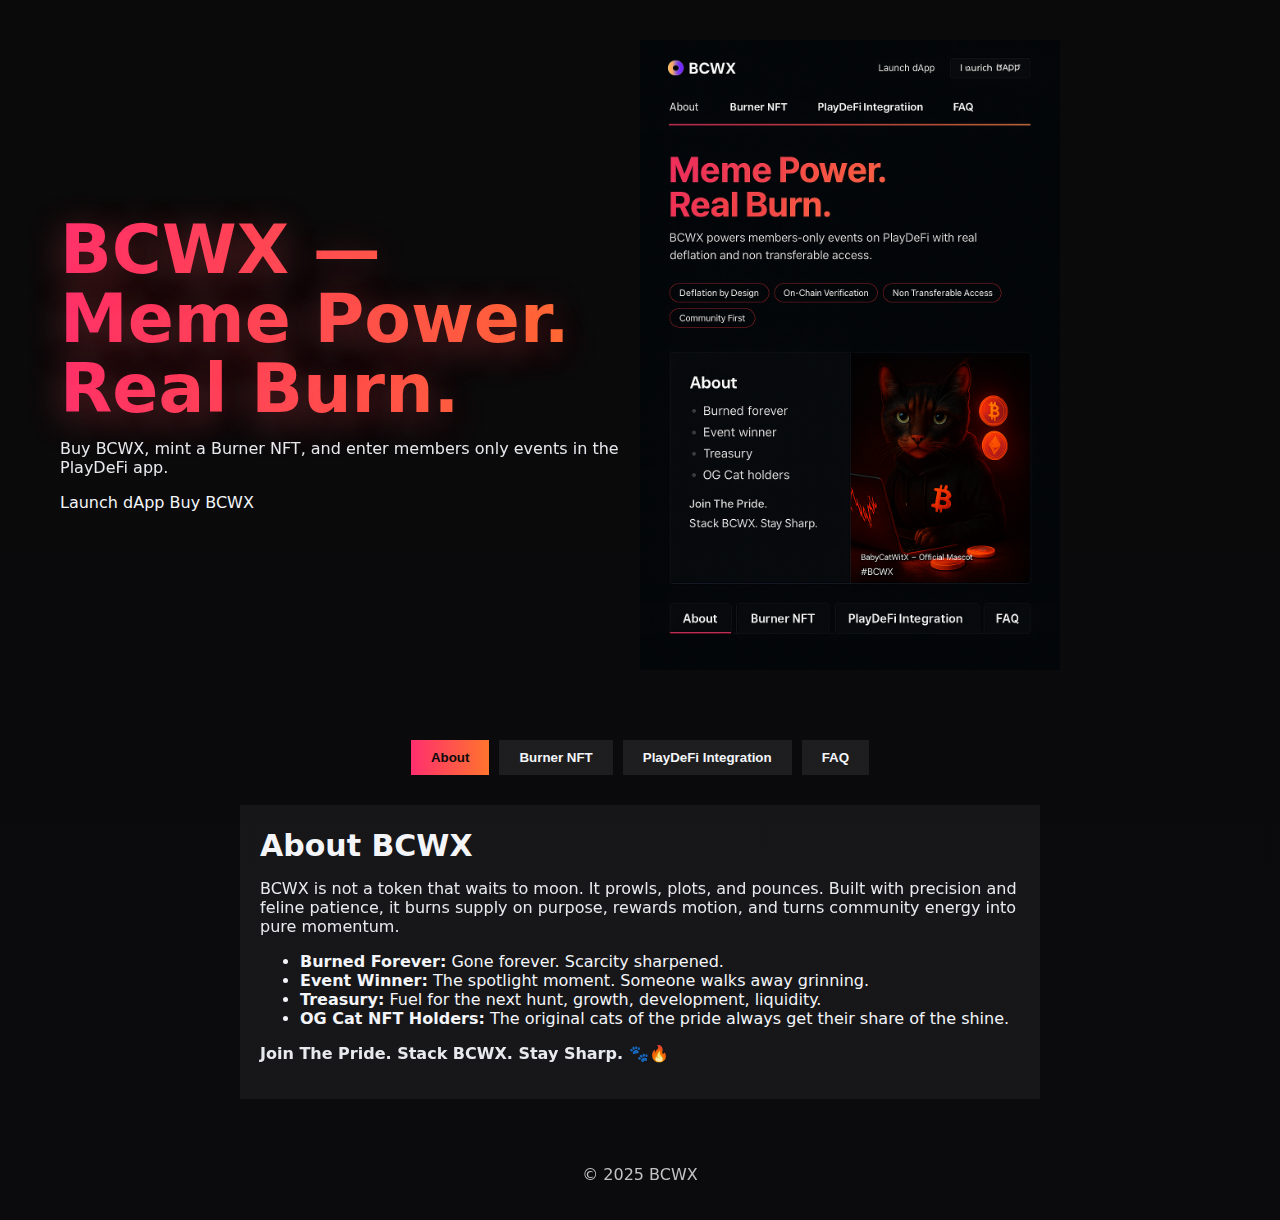
<file: index.html>
<!doctype html>
<html lang="en">
<head>
  <meta charset="utf-8" />
  <meta name="viewport" content="width=device-width, initial-scale=1" />
  <title>BCWX — Meme Power. Real Burn.</title>
  <meta property="og:title" content="BCWX — Meme Power. Real Burn.">
  <meta property="og:description" content="Join the pride. Stack BCWX. Stay sharp.">
  <meta property="og:image" content="assets/img/bcwx-hero.png">
  <meta name="theme-color" content="#FF2F6E">
  <link rel="stylesheet" href="assets/css/tokens.css">
  <link rel="stylesheet" href="assets/css/base.css">
  <link rel="stylesheet" href="assets/css/layout.css">
  <link rel="stylesheet" href="assets/css/tabs.css">
</head>
<body>
  <header class="hero">
    <div class="hero-text">
      <h1>BCWX — Meme Power. Real Burn.</h1>
      <p>Buy BCWX, mint a Burner NFT, and enter members only events in the PlayDeFi app.</p>
      <div class="cta">
        <a href="https://play.playdefi.org/bcwx" class="btn btn-primary">Launch dApp</a>
        <a href="#" class="btn btn-ghost">Buy BCWX</a>
      </div>
    </div>
    <div class="hero-image">
      <img src="assets/img/bcwx-hero.png" alt="BCWX Mascot" loading="lazy">
    </div>
  </header>

  <section class="tabs">
    <div class="tablist" role="tablist">
      <button id="tab-about" role="tab" aria-controls="panel-about" aria-selected="true">About</button>
      <button id="tab-burner" role="tab" aria-controls="panel-burner">Burner NFT</button>
      <button id="tab-integration" role="tab" aria-controls="panel-integration">PlayDeFi Integration</button>
      <button id="tab-faq" role="tab" aria-controls="panel-faq">FAQ</button>
    </div>

    <div id="panel-about" class="tabpanel active" role="tabpanel" aria-labelledby="tab-about">
      <h2>About BCWX</h2>
      <p>BCWX is not a token that waits to moon. It prowls, plots, and pounces. Built with precision and feline patience, it burns supply on purpose, rewards motion, and turns community energy into pure momentum.</p>
      <ul>
        <li><strong>Burned Forever:</strong> Gone forever. Scarcity sharpened.</li>
        <li><strong>Event Winner:</strong> The spotlight moment. Someone walks away grinning.</li>
        <li><strong>Treasury:</strong> Fuel for the next hunt, growth, development, liquidity.</li>
        <li><strong>OG Cat NFT Holders:</strong> The original cats of the pride always get their share of the shine.</li>
      </ul>
      <p><strong>Join The Pride. Stack BCWX. Stay Sharp. 🐾🔥</strong></p>
    </div>

    <div id="panel-burner" class="tabpanel" role="tabpanel" aria-labelledby="tab-burner">
      <h2>BCWX Burner NFT Simple Breakdown</h2>
      <p>The BCWX Burner NFT is your lifetime collar of entry to the pride. Each NFT is minted using ten dollars worth of BCWX directly inside the PlayDeFi app.</p>
      <ul>
        <li><strong>10 percent → OG Cat NFT Holders:</strong> honoring the originals who lit the first torch.</li>
        <li><strong>15 percent → Treasury:</strong> fueling growth and development for the pride.</li>
        <li><strong>75 percent → Burned Forever:</strong> gone for good, leaving fewer tracks and greater rarity.</li>
      </ul>
      <p><strong>Mint The Access. Stack BCWX. Stay Sharp. 🐾🔥</strong></p>
    </div>

    <div id="panel-integration" class="tabpanel" role="tabpanel" aria-labelledby="tab-integration">
      <h2>PlayDeFi Integration</h2>
      <p>As a PlayDeFi host token, BCWX gains permanent on chain utility through events that burn supply, reward winners, and strengthen the pride.</p>
      <ul>
        <li><strong>Burned Forever:</strong> Gone forever. Scarcity sharpened.</li>
        <li><strong>Event Winner:</strong> The spotlight moment. Someone walks away grinning.</li>
        <li><strong>Treasury:</strong> Fuel for the next hunt, growth, development, liquidity.</li>
        <li><strong>OG Cat NFT Holders:</strong> The original cats of the pride always get their share of the shine.</li>
      </ul>
      <p><strong>Enter The Vibe. Stack BCWX. Stay Sharp. 🐾🔥</strong></p>
    </div>

    <div id="panel-faq" class="tabpanel" role="tabpanel" aria-labelledby="tab-faq">
      <h2>FAQ</h2>
      <p><strong>Do I need a Burner NFT to join events?</strong> Yes. It is your lifetime collar into the pride.</p>
      <p><strong>How much does it cost to mint one?</strong> Each Burner NFT costs ten dollars worth of BCWX at the current live price.</p>
      <p><strong>Can I sell or transfer my Burner NFT?</strong> No. They are non transferable, ensuring every cat earns their place.</p>
      <p><strong>Why burn so much supply?</strong> Because every hunt has a purpose. Scarcity strengthens value.</p>
      <p><strong>What is in it for the community?</strong> Event rewards, charity participation, and shared satisfaction as the pride grows stronger.</p>
      <p><strong>Know The Rules. Stack BCWX. Stay Sharp. 🐾🔥</strong></p>
    </div>
  </section>

  <footer>
    <p>© 2025 BCWX</p>
  </footer>

  <script src="assets/js/main.js"></script>
</body>
</html>
</file>
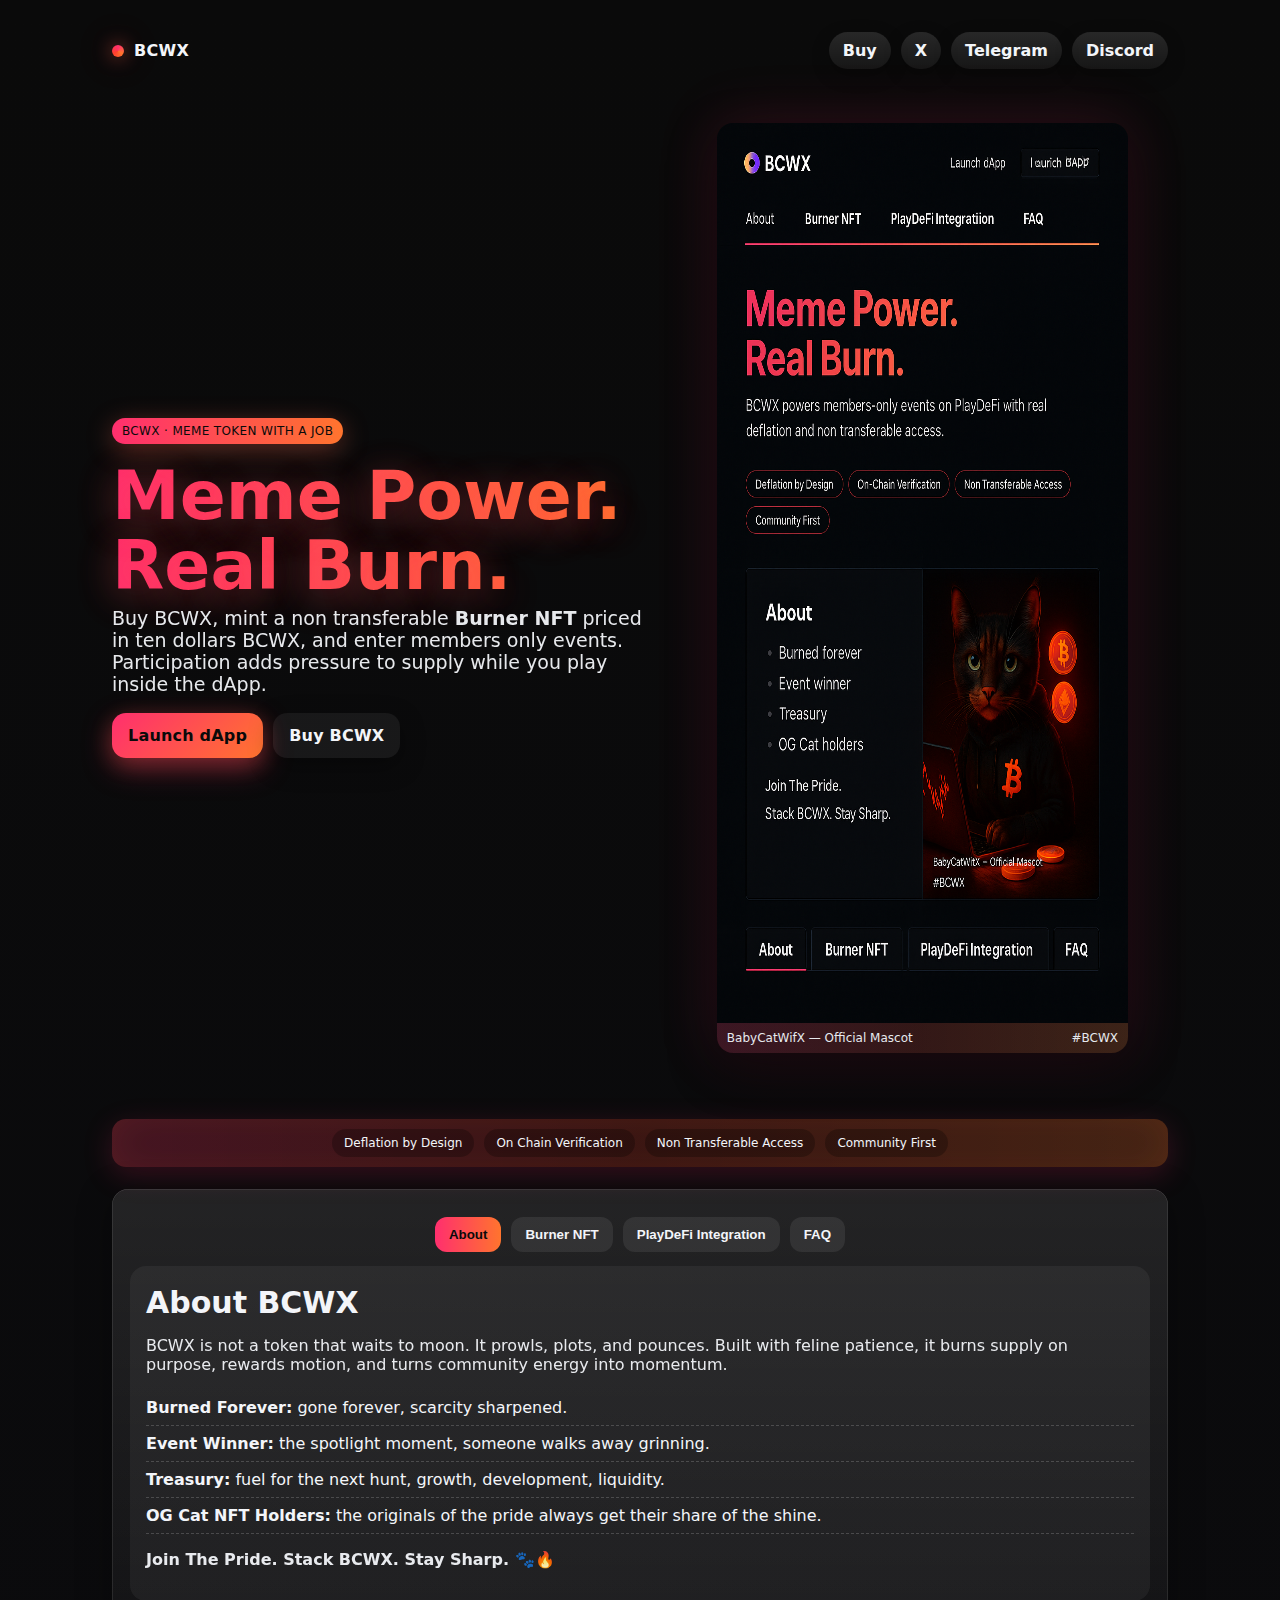
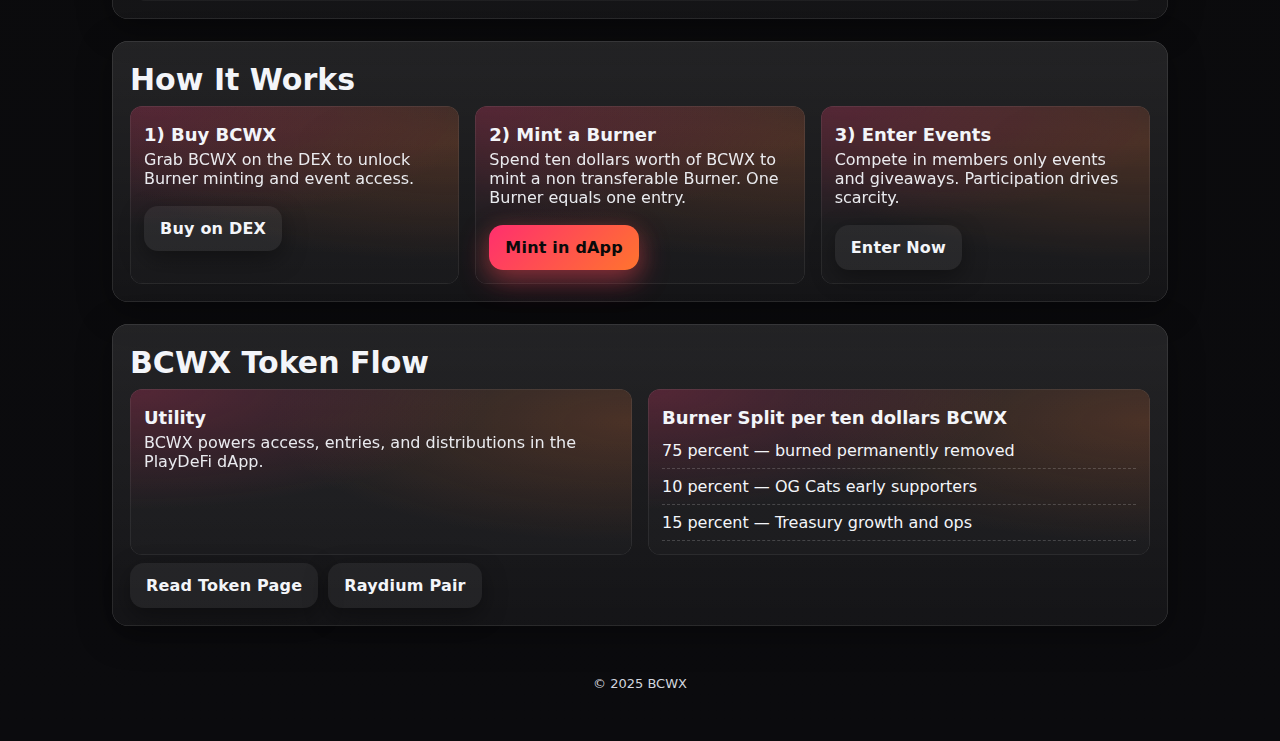
<file: BCWX_Web_Update/bcwx_site_update/index.html>
<!doctype html>
<html lang="en">
<head>
  <meta charset="utf-8" />
  <meta name="viewport" content="width=device-width, initial-scale=1" />
  <title>BCWX — Meme Power. Real Burn.</title>

  <!-- Open Graph / Twitter -->
  <meta property="og:title" content="BCWX — Meme Power. Real Burn.">
  <meta property="og:description" content="Buy BCWX, mint a Burner NFT, and enter members only events in the PlayDeFi dApp.">
  <meta property="og:image" content="assets/img/bcwx-hero.png">
  <meta property="og:type" content="website">
  <meta property="og:url" content="./">
  <meta name="twitter:card" content="summary_large_image">
  <meta name="theme-color" content="#FF2F6E">

  <link rel="preload" href="assets/img/bcwx-hero.png" as="image">

  <!-- Split CSS -->
  <link rel="stylesheet" href="assets/css/tokens.css">
  <link rel="stylesheet" href="assets/css/base.css">
  <link rel="stylesheet" href="assets/css/components.css">
  <link rel="stylesheet" href="assets/css/sections.css">
</head>
<body>
  <div class="wrap">
    <nav class="nav">
      <div class="brand"><span class="bead"></span><span>BCWX</span></div>
      <div class="nav-cta">
        <a class="chip" href="#" id="buyTop">Buy</a>
        <a class="chip" href="https://x.com/" target="_blank" rel="noopener">X</a>
        <a class="chip" href="https://t.me/" target="_blank" rel="noopener">Telegram</a>
        <a class="chip" href="https://discord.gg/" target="_blank" rel="noopener">Discord</a>
      </div>
    </nav>

    <section class="hero">
      <div class="hero-copy">
        <span class="eyebrow">BCWX · Meme Token with a Job</span>
        <h1>Meme Power. Real Burn.</h1>
        <p class="lede">
          Buy BCWX, mint a non transferable <strong>Burner NFT</strong> priced in ten dollars BCWX,
          and enter members only events. Participation adds pressure to supply while you play inside the dApp.
        </p>
        <div class="spark"></div>
        <div class="cta-row">
          <a class="btn btn-primary" href="https://play.playdefi.org/bcwx" target="_blank" rel="noopener">Launch dApp</a>
          <a class="btn btn-ghost" href="#" id="buyHero">Buy BCWX</a>
        </div>
      </div>

      <figure class="hero-card">
        <img src="assets/img/bcwx-hero.png" alt="BCWX Mascot" width="1200" height="900" loading="lazy">
        <figcaption class="caption">
          <span>BabyCatWifX — Official Mascot</span><span>#BCWX</span>
        </figcaption>
      </figure>
    </section>

    <div class="strip">
      <div class="inner">
        <span class="tag">Deflation by Design</span>
        <span class="tag">On Chain Verification</span>
        <span class="tag">Non Transferable Access</span>
        <span class="tag">Community First</span>
      </div>
    </div>

    <!-- === BCWX Tabs === -->
    <section class="tabs card" id="tabs">
      <div class="tablist" role="tablist" aria-label="BCWX sections">
        <button id="tab-about" role="tab" aria-controls="panel-about" aria-selected="true">About</button>
        <button id="tab-burner" role="tab" aria-controls="panel-burner" aria-selected="false">Burner NFT</button>
        <button id="tab-integration" role="tab" aria-controls="panel-integration" aria-selected="false">PlayDeFi Integration</button>
        <button id="tab-faq" role="tab" aria-controls="panel-faq" aria-selected="false">FAQ</button>
      </div>

      <div id="panel-about" class="tabpanel active" role="tabpanel" aria-labelledby="tab-about">
        <h2>About BCWX</h2>
        <p>BCWX is not a token that waits to moon. It prowls, plots, and pounces. Built with feline patience, it burns supply on purpose, rewards motion, and turns community energy into momentum.</p>
        <ul class="clean">
          <li><strong>Burned Forever:</strong> gone forever, scarcity sharpened.</li>
          <li><strong>Event Winner:</strong> the spotlight moment, someone walks away grinning.</li>
          <li><strong>Treasury:</strong> fuel for the next hunt, growth, development, liquidity.</li>
          <li><strong>OG Cat NFT Holders:</strong> the originals of the pride always get their share of the shine.</li>
        </ul>
        <p><strong>Join The Pride. Stack BCWX. Stay Sharp. 🐾🔥</strong></p>
      </div>

      <div id="panel-burner" class="tabpanel" role="tabpanel" aria-labelledby="tab-burner">
        <h2>BCWX Burner NFT Simple Breakdown</h2>
        <p>The BCWX Burner NFT is your lifetime collar of entry to the pride. Each NFT is minted using ten dollars worth of BCWX inside the PlayDeFi app.</p>
        <h3 class="sub">Where each mint goes</h3>
        <ul class="clean">
          <li><strong>10 percent → OG Cat NFT Holders</strong></li>
          <li><strong>15 percent → Treasury</strong></li>
          <li><strong>75 percent → Burned Forever</strong></li>
        </ul>
        <h3 class="sub">How it works</h3>
        <p>One NFT equals one entry. They never expire. Stack them for more entries.</p>
        <p><strong>Mint The Access. Stack BCWX. Stay Sharp. 🐾🔥</strong></p>
      </div>

      <div id="panel-integration" class="tabpanel" role="tabpanel" aria-labelledby="tab-integration">
        <h2>PlayDeFi Integration</h2>
        <p>As a PlayDeFi host token, BCWX gains permanent on chain utility through events that burn supply, reward winners, and strengthen the pride.</p>
        <ul class="clean">
          <li><strong>Burned Forever:</strong> gone forever, scarcity sharpened.</li>
          <li><strong>Event Winner:</strong> the spotlight moment.</li>
          <li><strong>Treasury:</strong> growth, development, liquidity.</li>
          <li><strong>OG Cat NFT Holders:</strong> the originals of the pride.</li>
        </ul>
        <p><strong>Enter The Vibe. Stack BCWX. Stay Sharp. 🐾🔥</strong></p>
      </div>

      <div id="panel-faq" class="tabpanel" role="tabpanel" aria-labelledby="tab-faq">
        <h2>FAQ</h2>
        <p><strong>Do I need a Burner NFT to join events?</strong> Yes. It is your lifetime collar into the pride.</p>
        <p><strong>How much does it cost to mint one?</strong> Ten dollars worth of BCWX at the live price.</p>
        <p><strong>Can I sell or transfer my Burner NFT?</strong> No. They are non transferable.</p>
        <p><strong>Why burn so much supply?</strong> Every hunt has a purpose. Scarcity strengthens value.</p>
        <p><strong>Where do I get BCWX?</strong> Use the DEX link or the PlayDeFi app.</p>
        <p><strong>What is next for BCWX?</strong> More integrations, more events, more claws in the game.</p>
        <p><strong>Know The Rules. Stack BCWX. Stay Sharp. 🐾🔥</strong></p>
      </div>
    </section>

    <section class="card">
      <h2>How It Works</h2>
      <div class="grid-3">
        <div class="step">
          <h3>1) Buy BCWX</h3>
          <p>Grab BCWX on the DEX to unlock Burner minting and event access.</p>
          <div class="cta-row"><a class="btn btn-ghost" href="#" id="buy1">Buy on DEX</a></div>
        </div>
        <div class="step">
          <h3>2) Mint a Burner</h3>
          <p>Spend ten dollars worth of BCWX to mint a non transferable Burner. One Burner equals one entry.</p>
          <div class="cta-row"><a class="btn btn-primary" href="https://play.playdefi.org/bcwx" target="_blank" rel="noopener">Mint in dApp</a></div>
        </div>
        <div class="step">
          <h3>3) Enter Events</h3>
          <p>Compete in members only events and giveaways. Participation drives scarcity.</p>
          <div class="cta-row"><a class="btn btn-ghost" href="https://play.playdefi.org/bcwx" target="_blank" rel="noopener">Enter Now</a></div>
        </div>
      </div>
    </section>

    <section class="card">
      <h2>BCWX Token Flow</h2>
      <div class="grid-2">
        <div class="step">
          <h3>Utility</h3>
          <p>BCWX powers access, entries, and distributions in the PlayDeFi dApp.</p>
        </div>
        <div class="step">
          <h3>Burner Split per ten dollars BCWX</h3>
          <ul class="clean">
            <li>75 percent — burned permanently removed</li>
            <li>10 percent — OG Cats early supporters</li>
            <li>15 percent — Treasury growth and ops</li>
          </ul>
        </div>
      </div>
      <div class="cta-row" style="margin-top:8px">
        <a class="btn btn-ghost" href="https://www.playdefi.org/bcwx-token" target="_blank" rel="noopener">Read Token Page</a>
        <a class="btn btn-ghost" href="#" id="dexLink">Raydium Pair</a>
      </div>
    </section>

    <footer>© 2025 BCWX</footer>
  </div>

  <script src="assets/js/main.js"></script>
</body>
</html>
</file>
<file: assets/css/tokens.css>
:root{
  --onyx:#0A0A0A; --ink:#F3F5F9; --muted:#B9C0CC;
  --pink:#FF2F6E; --orange:#FF742E; --coral:#FF3F2E;
  --r:16px; --font:Inter,ui-sans-serif,system-ui,-apple-system,Segoe UI,Roboto,Helvetica,Arial,sans-serif;
}
</file>
<file: assets/css/base.css>
*{box-sizing:border-box}html,body{margin:0;background:linear-gradient(180deg,#0A0A0A,#0B0B0E);color:var(--ink);font-family:var(--font);-webkit-font-smoothing:antialiased;-moz-osx-font-smoothing:grayscale}
a{color:inherit;text-decoration:none}img{max-width:100%;display:block}
.wrap{max-width:1100px;margin:0 auto;padding:22px}
h1{font-size:clamp(36px,6.2vw,68px);line-height:1.02;margin:.25em 0 .1em;font-weight:900;background:linear-gradient(92deg,var(--pink),var(--orange));-webkit-background-clip:text;background-clip:text;color:transparent;text-shadow:0 8px 40px rgba(255,47,110,.25),0 8px 40px rgba(255,116,46,.18)}
h2{font-size:clamp(22px,3.2vw,30px);margin:.1em 0 .3em;font-weight:900;color:var(--ink)}
p{opacity:.95}
</file>
<file: assets/css/layout.css>
.hero{display:grid;grid-template-columns:1fr 1fr;align-items:center;padding:40px}.hero-text{padding:20px}.hero-image img{width:100%;max-width:420px;border-radius:var(--radius);}footer{text-align:center;padding:20px;color:#ccc}@media(max-width:800px){.hero{grid-template-columns:1fr;text-align:center}}
</file>
<file: assets/css/tabs.css>
.tablist{display:flex;justify-content:center;gap:10px;margin-top:30px}.tablist button{background:rgba(255,255,255,0.08);color:var(--ink);border:none;padding:10px 20px;border-radius:var(--radius);font-weight:700;cursor:pointer}.tablist button[aria-selected='true']{background:linear-gradient(90deg,var(--pink),var(--orange));color:#0A0A0A}.tabpanel{display:none;max-width:800px;margin:30px auto;padding:20px;border-radius:var(--radius);background:rgba(255,255,255,0.05)}.tabpanel.active{display:block;animation:fadeIn 0.4s}@keyframes fadeIn{from{opacity:0}to{opacity:1}}
</file>
<file: BCWX_Web_Update/bcwx_site_update/assets/css/tokens.css>
:root{
  --onyx:#0A0A0A; --ink:#F3F5F9; --muted:#B9C0CC;
  --pink:#FF2F6E; --orange:#FF742E; --coral:#FF3F2E;
  --r:16px; --font:Inter,ui-sans-serif,system-ui,-apple-system,Segoe UI,Roboto,Helvetica,Arial,sans-serif;
}
</file>
<file: BCWX_Web_Update/bcwx_site_update/assets/css/base.css>
*{box-sizing:border-box}html,body{margin:0;background:linear-gradient(180deg,#0A0A0A,#0B0B0E);color:var(--ink);font-family:var(--font);-webkit-font-smoothing:antialiased;-moz-osx-font-smoothing:grayscale}
a{color:inherit;text-decoration:none}img{max-width:100%;display:block}
.wrap{max-width:1100px;margin:0 auto;padding:22px}
h1{font-size:clamp(36px,6.2vw,68px);line-height:1.02;margin:.25em 0 .1em;font-weight:900;background:linear-gradient(92deg,var(--pink),var(--orange));-webkit-background-clip:text;background-clip:text;color:transparent;text-shadow:0 8px 40px rgba(255,47,110,.25),0 8px 40px rgba(255,116,46,.18)}
h2{font-size:clamp(22px,3.2vw,30px);margin:.1em 0 .3em;font-weight:900;color:var(--ink)}
p{opacity:.95}
</file>
<file: BCWX_Web_Update/bcwx_site_update/assets/css/components.css>
.nav{display:flex;justify-content:space-between;align-items:center;padding:10px 0}
.brand{display:flex;align-items:center;gap:10px;font-weight:900;letter-spacing:.3px}
.bead{width:12px;height:12px;border-radius:50%;background:conic-gradient(from 0deg,var(--pink),var(--orange),var(--coral),var(--pink));box-shadow:0 0 18px rgba(255,104,76,.65),0 0 36px rgba(255,47,110,.35)}
.nav-cta{display:flex;gap:10px;flex-wrap:wrap}
.chip{display:inline-flex;align-items:center;gap:8px;padding:9px 14px;border-radius:999px;background:linear-gradient(180deg,rgba(255,255,255,.12),rgba(255,255,255,.05));font-weight:900;box-shadow:0 6px 18px rgba(0,0,0,.25)}
.chip:hover{filter:saturate(120%) brightness(1.05)}
.hero{display:grid;grid-template-columns:1.05fr .95fr;gap:22px;align-items:center;padding:28px 0}
@media (max-width:980px){.hero{grid-template-columns:1fr;text-align:center}.nav-cta{display:none}}
.eyebrow{display:inline-block;color:#0a0a0a;background:linear-gradient(90deg,var(--pink),var(--orange));padding:6px 10px;border-radius:999px;font-size:12px;letter-spacing:.35px;text-transform:uppercase;box-shadow:0 6px 26px rgba(255,104,76,.35)}
.lede{font-size:clamp(16px,2.4vw,19px);margin:0}
.cta-row{display:flex;flex-wrap:wrap;gap:10px;margin-top:18px}
.btn{padding:13px 16px;border-radius:14px;font-weight:900;letter-spacing:.2px;box-shadow:0 8px 24px rgba(0,0,0,.35)}
.btn-primary{background:linear-gradient(135deg,var(--pink),var(--orange));color:#0A0A0A;border:none;box-shadow:0 10px 30px rgba(255,47,110,.35),0 6px 22px rgba(255,116,46,.24)}
.btn-ghost{background:rgba(255,255,255,.06)}
.hero-card{border-radius:var(--r);overflow:hidden;background:rgba(255,255,255,.03);box-shadow:0 16px 48px rgba(0,0,0,.45),0 0 60px rgba(255,47,110,.18)}
.caption{display:flex;justify-content:space-between;align-items:center;padding:8px 10px;color:#E6E9EE;font-size:12px;background:linear-gradient(90deg,rgba(255,47,110,.18),rgba(255,63,46,.14),rgba(255,116,46,.18))}
.strip{margin:22px 0;border-radius:14px;overflow:hidden;background:linear-gradient(90deg,rgba(255,47,110,.22),rgba(255,63,46,.18),rgba(255,116,46,.22));box-shadow:0 8px 30px rgba(255,47,110,.18),inset 0 0 40px rgba(255,116,46,.12)}
.strip .inner{display:flex;flex-wrap:wrap;gap:10px;align-items:center;justify-content:center;padding:10px}
.tag{display:inline-flex;align-items:center;gap:8px;padding:7px 12px;border-radius:999px;background:rgba(0,0,0,.25);font-size:12px}
.card{background:linear-gradient(180deg,rgba(255,255,255,.10),rgba(255,255,255,.04));border-radius:var(--r);padding:18px;margin:22px 0;box-shadow:inset 0 0 0 .5px rgba(255,255,255,.18),0 8px 34px rgba(0,0,0,.35)}
.grid-3{display:grid;grid-template-columns:repeat(3,1fr);gap:16px}
.grid-2{display:grid;grid-template-columns:repeat(2,1fr);gap:16px}
@media (max-width:980px){.grid-3,.grid-2{grid-template-columns:1fr}}
.step{border-radius:12px;padding:14px;background:radial-gradient(600px 200px at 0% 0%,rgba(255,47,110,.22),transparent 60%),radial-gradient(600px 200px at 100% 20%,rgba(255,116,46,.18),transparent 60%),rgba(255,255,255,.02);box-shadow:inset 0 0 0 .5px rgba(255,255,255,.14)}
.step h3{margin:.2em 0 .3em;font-size:18px}
.step p{margin:0}
footer{color:#D1D6DF;font-size:13px;padding:28px 0;text-align:center}
</file>
<file: BCWX_Web_Update/bcwx_site_update/assets/css/sections.css>
.tablist{display:flex;gap:10px;flex-wrap:wrap;justify-content:center;margin:10px 0 14px}
.tablist [role='tab']{cursor:pointer;border:0;border-radius:12px;padding:10px 14px;font-weight:800;background:rgba(255,255,255,.08);color:#F3F5F9}
.tablist [aria-selected='true']{background:linear-gradient(90deg,#FF2F6E,#FF742E);color:#0A0A0A}
.tabpanel{display:none;border-radius:16px;padding:16px;background:rgba(255,255,255,.05)}
.tabpanel.active{display:block;animation:fadeIn .25s}
@keyframes fadeIn{from{opacity:0}to{opacity:1}}
.sub{margin:.6em 0 .2em;font-size:1.05rem;opacity:.9}
.clean{list-style:none;margin:0;padding:0}
.clean li{padding:8px 0;border-bottom:1px dashed rgba(255,255,255,.18)}
</file>
